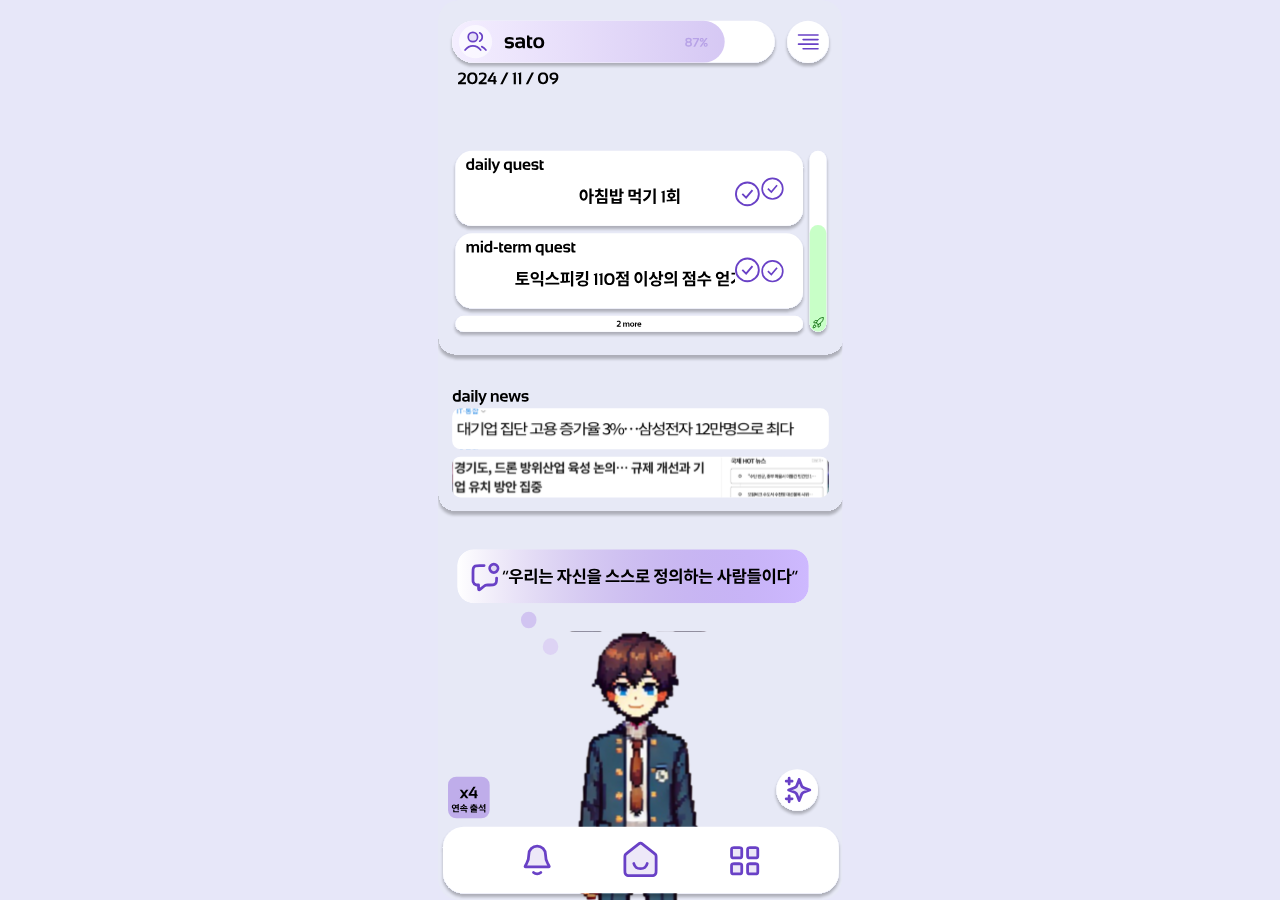
<file: index.html>
<!DOCTYPE html>
<html lang="ko">
<head>
    <meta charset="UTF-8">
    <meta name="viewport" content="width=device-width, initial-scale=1.0">
    <title>메인 화면</title>
    <style>
        * {
            margin: 0;
            padding: 0;
            box-sizing: border-box;
        }

        html, body {
            width: 100%;
            height: 100%;
            overflow: hidden;
            display: flex;
            align-items: center;
            justify-content: center;
            background-color: #E7E7F9;
        }

        .main-container {
            position: relative;
            width: 100%;
            max-width: 414px;
            height: 100vh;
            background-image: url('img/Main.svg');
            background-size: contain;
            background-position: center;
            background-repeat: no-repeat;
            transition: background-image 0.5s ease-in-out;
        }

        .transparent-box {
            position: absolute;
            cursor: pointer;
            background-color: rgba(255, 255, 255, 0);
        }

        .check-icon {
          background-color: white;
            width: 6%;
            height: 4%;
        }

        .check-icon1 {
            top: 19.5%;
            right: 21%;
        }

        .check-icon2 {
            top: 28%;
            right: 21%;
        }

        /* "2 more" 버튼 */
        .more-button {
            top: 34.2%;
            left: 13%;
            width: 70%;
            height: 4%;
        }

        .cahractor {
            top: 71%;
            left: 35%;
            width: 30%;
            height: 20%;
        }
    </style>
</head>
<body>
    <div class="main-container" id="mainScreen">
        <!-- 체크 아이콘 1 -->
        <img src="img/Group 112.svg" class="transparent-box check-icon check-icon1" onclick="toggleCheck(this)" id="check1">
        
        <!-- 체크 아이콘 2 -->
        <img src="img/Group 112.svg" class="transparent-box check-icon check-icon2" onclick="toggleCheck(this)" id="check2">

        <!-- "2 more" 버튼 -->
        <div class="transparent-box more-button" onclick="changeBackground()"></div>

        <div class="transparent-box cahractor" onclick="location.href='app.html'"></div>
    </div>

    <script>
        // 체크 아이콘 클릭 시 이미지 변경
        function toggleCheck(element) {
            if (element.src.includes('Group 112.svg')) {
                element.src = 'img/Group 112.svg'; // 보라색 아이콘으로 변경
            } else {
                element.src = 'img/Group 1.svg'; // 원래 아이콘으로 변경
            }
            
        }

        // 배경 이미지 변경
        function changeBackground() {
            const mainScreen = document.getElementById('mainScreen');
            mainScreen.style.backgroundImage = "url('img/Main.png')";
        }
    </script>
</body>
</html>
</file>
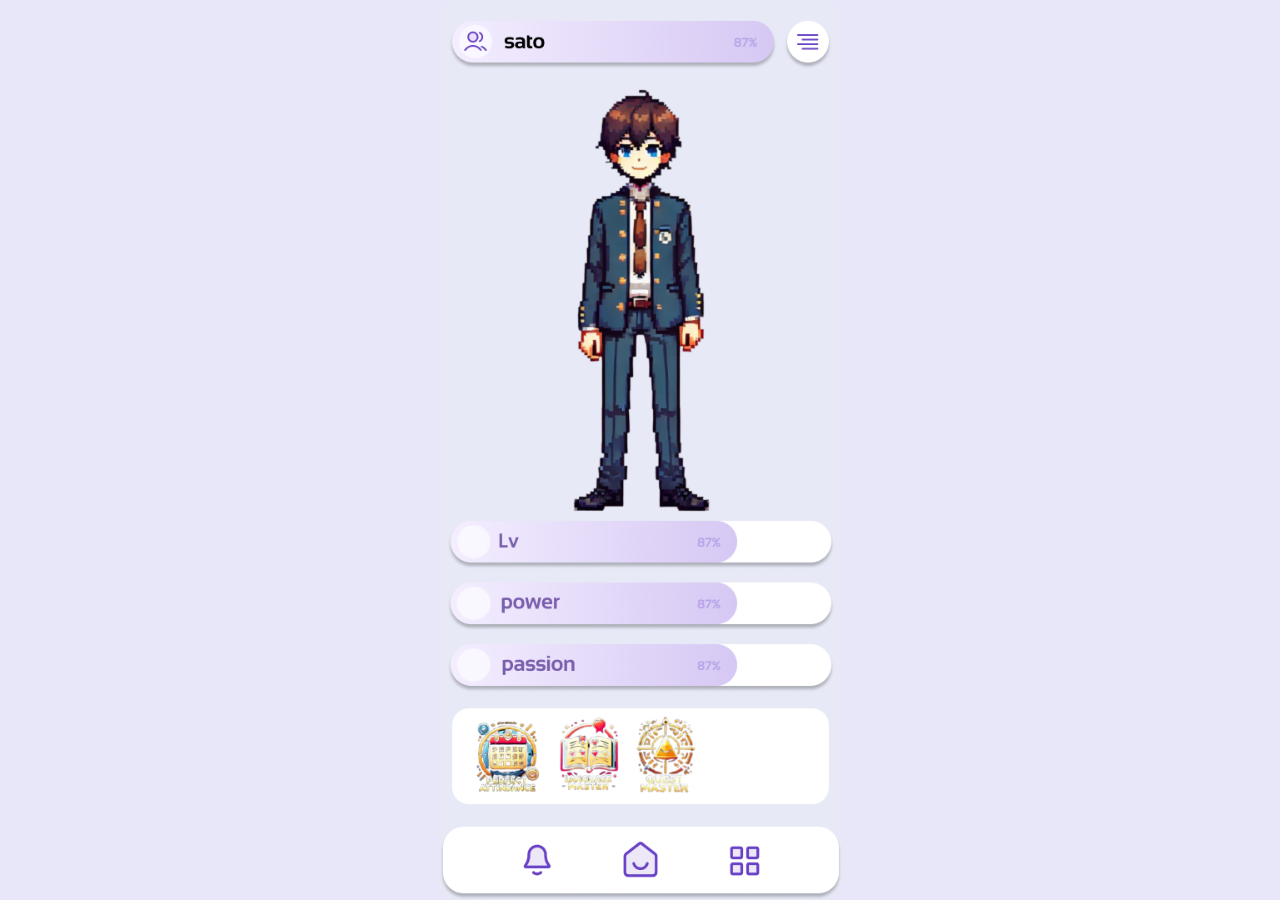
<file: app.html>
<!DOCTYPE html>
<html lang="ko">
<head>
    <meta charset="UTF-8">
    <meta name="viewport" content="width=device-width, initial-scale=1.0">
    <title>Invisible Buttons</title>
    <style>
        * {
            margin: 0;
            padding: 0;
            box-sizing: border-box;
        }

        html, body {
            width: 100%;
            height: 100%;
            overflow: hidden;
            display: flex;
            align-items: center;
            justify-content: center;
            background-color: #E7E7F9;
        }

        .container {
            position: relative;
            width: 100%;
            max-width: 414px;
            height: 100vh;
            display: flex;
            align-items: center;
            justify-content: center;
            background-color: #E7E7F9;
        }

        .main-image {
            width: 100%;
            height: auto;
            max-height: 100vh;
            object-fit: contain;
            border-radius: 20px;
        }

        /* 보이지 않는 버튼 스타일 */
        .invisible-button {
            position: absolute;
            background-color: rgba(0, 0, 0, 0); /* 투명 */
            border: none;
            cursor: pointer;
        }

        /* 버튼 위치 */
        .button-profile {
            top: 2%;
            left: 5%;
            width: 20%;
            height: 5%;
        }

        .button-lv {
            top: 37%;
            left: 5%;
            width: 70%;
            height: 5%;
        }

        .button-power {
            top: 45%;
            left: 5%;
            width: 70%;
            height: 5%;
        }

        .button-passion {
            top: 53%;
            left: 5%;
            width: 70%;
            height: 5%;
        }

        .button-badge1 {
            bottom: 12%;
            left: 8%;
            width: 15%;
            height: 10%;
        }

        .button-badge2 {
            bottom: 12%;
            left: 42%;
            width: 15%;
            height: 10%;
        }

        .button-badge3 {
            bottom: 12%;
            right: 8%;
            width: 15%;
            height: 10%;
        }

        .button-nav1 {
            bottom: 5%;
            left: 8%;
            width: 12%;
            height: 7%;
        }

        .button-nav2 {
              bottom: 1%;
            left: 45%;
            width: 12%;
            height: 7%;
        }

        .button-nav3 {
            bottom: 5%;
            right: 8%;
            width: 12%;
            height: 7%;
        }
    </style>
</head>
<body>
    <div class="container">
        <!-- 메인 이미지 -->
        <img src="img/Main2.png" alt="Main Image" class="main-image">

        <!-- 보이지 않는 버튼들 -->
        <button class="invisible-button button-profile" onclick="alert('Profile 버튼 클릭됨')"></button>
        <button class="invisible-button button-lv" onclick="alert('Lv 버튼 클릭됨')"></button>
        <button class="invisible-button button-power" onclick="alert('Power 버튼 클릭됨')"></button>
        <button class="invisible-button button-passion" onclick="alert('Passion 버튼 클릭됨')"></button>
        <button class="invisible-button button-badge1" onclick="alert('Badge 1 클릭됨')"></button>
        <button class="invisible-button button-badge2" onclick="alert('Badge 2 클릭됨')"></button>
        <button class="invisible-button button-badge3" onclick="alert('Badge 3 클릭됨')"></button>
        <button class="invisible-button button-nav1" onclick="alert('알림 버튼 클릭됨')"></button>
        <button class="invisible-button button-nav2" onclick="location.href='index.html'"></button>
        <button class="invisible-button button-nav3" onclick="alert('메뉴 버튼 클릭됨')"></button>
    </div>
</body>
</html>
</file>
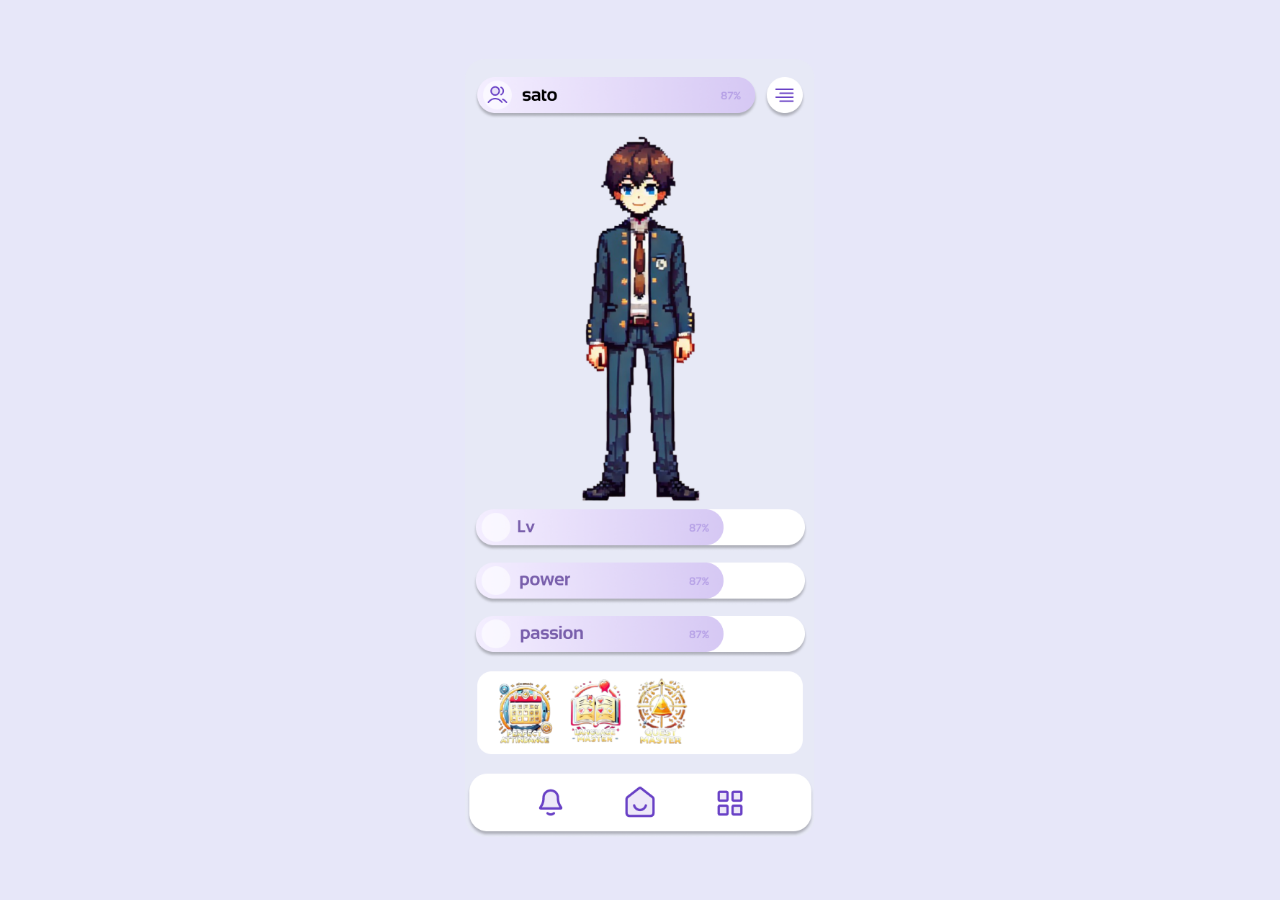
<file: main.html>
<!DOCTYPE html>
<html lang="ko">
<head>
    <meta charset="UTF-8">
    <meta name="viewport" content="width=device-width, initial-scale=1.0">
    <title>Invisible Buttons</title>
    <style>
        body {
            margin: 0;
            padding: 0;
            background-color: #E7E7F9;
            display: flex;
            justify-content: center;
            align-items: center;
            height: 100vh;
        }

        .container {
            position: relative;
            width: 350px;
        }

        /* 메인 이미지 */
        .main-image {
            width: 100%;
            border-radius: 20px;
        }

        /* 보이지 않는 버튼 스타일 */
        .invisible-button {
            position: absolute;
            background-color: rgba(0, 0, 0, 0); /* 투명 */
            border: none;
            cursor: pointer;
        }

        /* 버튼 위치 */
        .button-profile {
            top: 10px;
            left: 20px;
            width: 80px;
            height: 30px;
        }

        .button-lv {
            top: 290px;
            left: 20px;
            width: 300px;
            height: 40px;
        }

        .button-power {
            top: 340px;
            left: 20px;
            width: 300px;
            height: 40px;
        }

        .button-passion {
            top: 390px;
            left: 20px;
            width: 300px;
            height: 40px;
        }

        .button-badge1 {
            bottom: 90px;
            left: 30px;
            width: 60px;
            height: 60px;
        }

        .button-badge2 {
            bottom: 90px;
            left: 140px;
            width: 60px;
            height: 60px;
        }

        .button-badge3 {
            bottom: 90px;
            right: 30px;
            width: 60px;
            height: 60px;
        }

        .button-nav1 {
            bottom: 20px;
            left: 30px;
            width: 50px;
            height: 50px;
        }

        .button-nav2 {
            bottom: 20px;
            left: 150px;
            width: 50px;
            height: 50px;
        }

        .button-nav3 {
            bottom: 20px;
            right: 30px;
            width: 50px;
            height: 50px;
        }
    </style>
</head>
<body>
    <div class="container">
        <!-- 메인 이미지 -->
        <img src="Main2.png" alt="Main Image" class="main-image">

        <!-- 보이지 않는 버튼들 -->
        <button class="invisible-button button-profile" onclick="alert('Profile 버튼 클릭됨')"></button>
        <button class="invisible-button button-lv" onclick="alert('Lv 버튼 클릭됨')"></button>
        <button class="invisible-button button-power" onclick="alert('Power 버튼 클릭됨')"></button>
        <button class="invisible-button button-passion" onclick="alert('Passion 버튼 클릭됨')"></button>
        <button class="invisible-button button-badge1" onclick="alert('Badge 1 클릭됨')"></button>
        <button class="invisible-button button-badge2" onclick="alert('Badge 2 클릭됨')"></button>
        <button class="invisible-button button-badge3" onclick="alert('Badge 3 클릭됨')"></button>
        <button class="invisible-button button-nav1" onclick="alert('알림 버튼 클릭됨')"></button>
        <button class="invisible-button button-nav2" onclick="alert('홈 버튼 클릭됨')"></button>
        <button class="invisible-button button-nav3" onclick="alert('메뉴 버튼 클릭됨')"></button>
    </div>
</body>
</html>
</file>
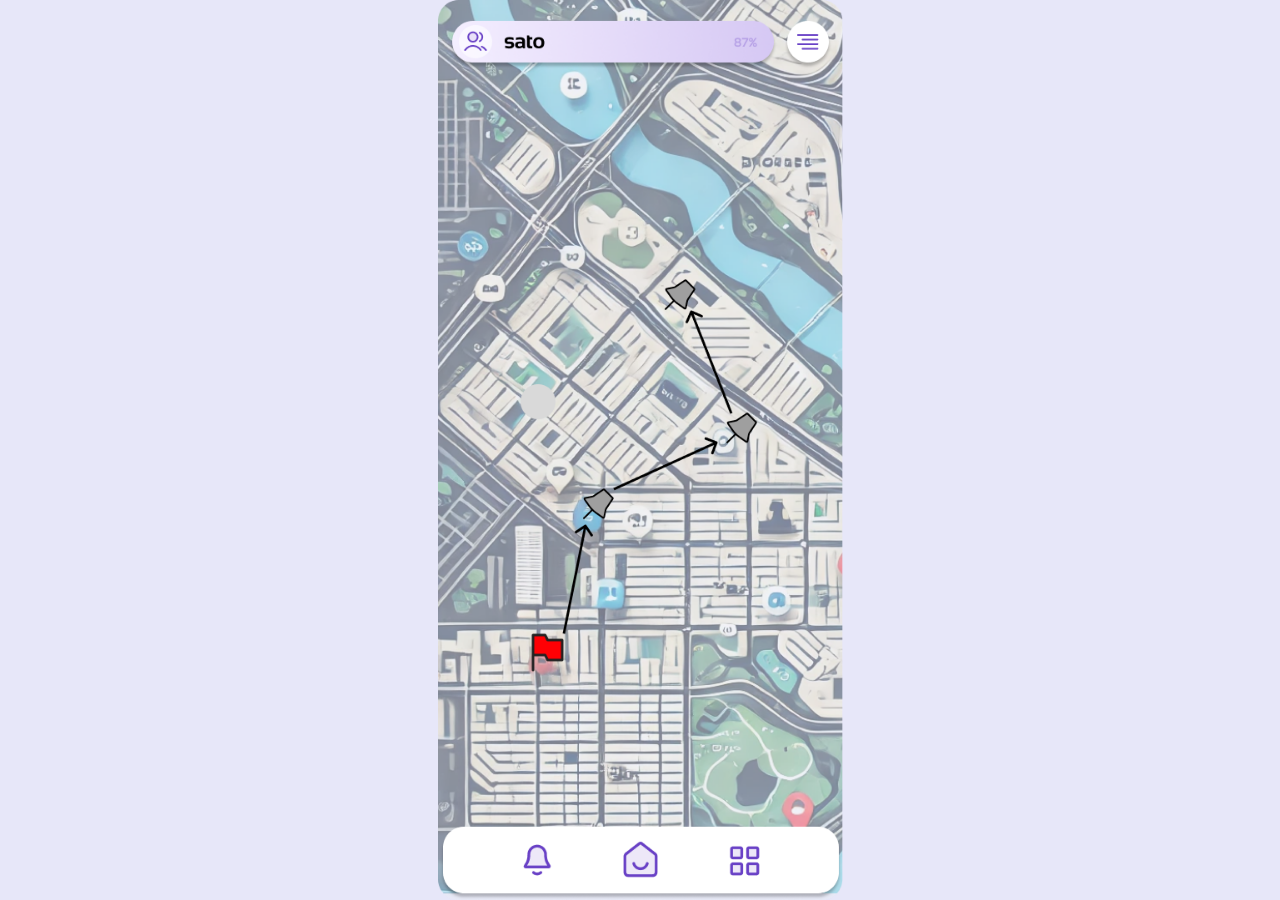
<file: roadmap.html>
<!DOCTYPE html>
<html lang="ko">
<head>
    <meta charset="UTF-8">
    <meta name="viewport" content="width=device-width, initial-scale=1.0">
    <title>메인 화면</title>
    <style>
        * {
            margin: 0;
            padding: 0;
            box-sizing: border-box;
        }

        html, body {
            width: 100%;
            height: 100%;
            overflow: hidden;
            display: flex;
            align-items: center;
            justify-content: center;
            background-color: #E7E7F9;
        }

        .main-container {
            position: relative;
            width: 100%;
            max-width: 414px;
            height: 100vh;
            background-image: url('img/Roadmap.png');
            background-size: contain;
            background-position: center;
            background-repeat: no-repeat;
            transition: background-image 0.5s ease-in-out;
        }

        .transparent-box {
            position: absolute;
            cursor: pointer;
            background-color: rgba(255, 255, 255, 0);
        }

        .check-icon1 {
            top: 19.5%;
            right: 21%;
        }

        .check-icon2 {
            top: 28%;
            right: 21%;
        }

        /* "2 more" 버튼 */
        .more-button {
            top: 34.2%;
            left: 13%;
            width: 70%;
            height: 4%;
        }

        .cahractor {
            top: 93%;
            left: 47%;
            width: 7%;
            height: 4%;
        }

        .roadmaobtn{
            top: 54%;
            left: 39%;
            width: 7%;
            height: 4%;
        }

        .roadmaobtn1{
            top: 30%;
            left: 55%;
            width: 7%;
            height: 4%;
        }

        .roadmaobtn2{
            top: 45%;
            left: 65%;
            width: 7%;
            height: 4%;
        }

    </style>
</head>
<body>
    <div class="main-container" id="mainScreen">
        <!-- 체크 아이콘 1 -->
        
        <!-- 체크 아이콘 2 -->
        
        <!-- "2 more" 버튼 -->
        <div class="transparent-box more-button" onclick="changeBackground()"></div>

        <div class="transparent-box roadmaobtn" onclick="Roadmapp()"></div>

        <div class="transparent-box roadmaobtn1" onclick="Roadmapp()"></div>

        <div class="transparent-box roadmaobtn2" onclick="Roadmapp()"></div>

        <div class="transparent-box cahractor" onclick="location.href='index.html'"></div>
    </div>

    <script>
        // 체크 아이콘 클릭 시 이미지 변경
        function toggleCheck(element) {
            if (element.src.includes('Group 112.svg')) {
                element.src = 'img/Group 112.svg'; // 보라색 아이콘으로 변경
            } else {
                element.src = 'img/Group 1.svg'; // 원래 아이콘으로 변경
            }
            
        }

        // 배경 이미지 변경
        function changeBackground() {
            const mainScreen = document.getElementById('mainScreen');
            mainScreen.style.backgroundImage = "url('img/Main.png')";
        }

        function Roadmapp() {
            alert("로드맵 발전단계")
        }
    </script>
</body>
</html>
</file>
